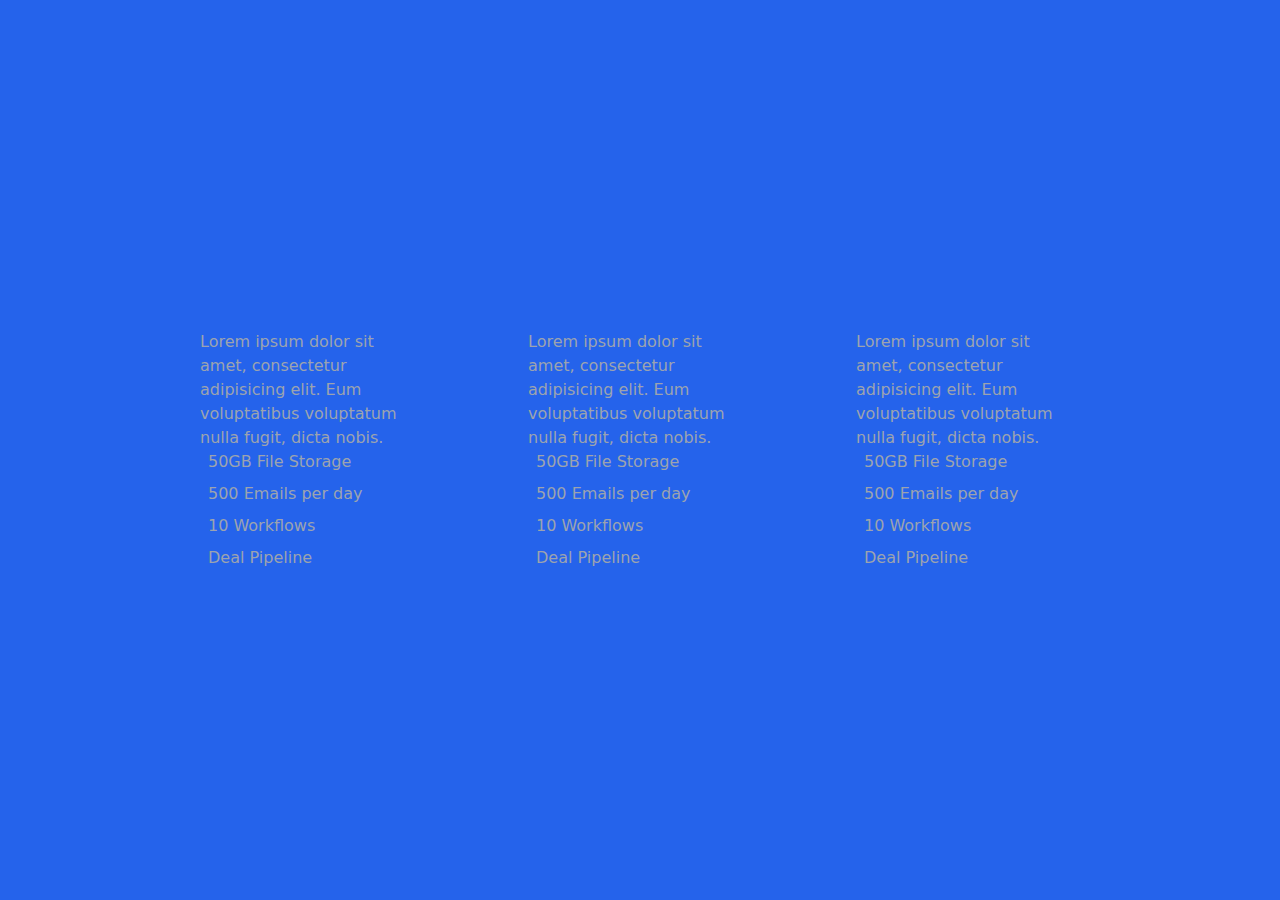
<file: src/index.html>
<!DOCTYPE html>
<html lang="en">
<head>
    <meta charset="UTF-8">
    <meta name="viewport" content="width=device-width, initial-scale=1.0">
    <title>Document</title>
    <link rel="stylesheet" 
    href="https://cdnjs.cloudflare.com/ajax/libs/font-awesome/6.4.2/css/all.min.css" integrity="sha512-z3gLpd7yknf1YoNbCzqRKc4qyor8gaKU1qmn+CShxbuBusANI9QpRohGBreCFkKxLhei6S9CQXFEbbKuqLg0DA=="
        crossorigin="anonymous" referrerpolicy="no-referrer" />
    <link rel="stylesheet" href="output.css">
    
</head>
<body>
   <div class="w-full flex flex-wrap gap-10 justify-center items-center min-h-screen bg-blue-600
   ">
   
   <div  class="w-72 h-96 my-4 text-gray-400 px-8 py-4 rounded-lg bg-cover bg-[url('https://img.freepik.com/premium-photo/future-is-now_360074-14007.jpg?w=360')]">
    <h3 class="text-lg text-blue-600 font-bold">Start-up</h3>
    <h3 class="text-lg text-blue-600 font-extrabold">Free Forever</h3>
   
    <p>Lorem ipsum dolor sit amet, consectetur adipisicing elit. Eum voluptatibus voluptatum nulla fugit, dicta nobis.</p>
   
    <ul class="space-y-2">
        <li><i class="fa-solid fa-check mr-2 text-blue-600"></i><span>50GB File Storage</span></li>
        <li><i class="fa-solid fa-check mr-2 text-blue-600"></i><span>500 Emails per day </span></li>
        <li><i class="fa-solid fa-check mr-2 text-blue-600"></i><span>10 Workflows</span></li>
        <li><i class="fa-solid fa-check mr-2 text-blue-600"></i><span>Deal Pipeline</span></li>
    </ul>
    <div class="text-center border border-blue-600 rounded-3xl py-2 px-4 text-blue-600 mt-5 hover:bg-blue-600 hover:text-white">Request a demo</div>
   </div>
 
   <div  class="w-72 h-96 my-4 text-gray-400 px-8 py-4 rounded-lg bg-cover bg-[url('https://img.freepik.com/premium-photo/future-is-now_360074-14007.jpg?w=360')]">
    <h3 class="text-lg text-blue-600 font-bold">Start-up</h3>
    <h3 class="text-lg text-blue-600 font-extrabold">Free Forever</h3>
   
    <p>Lorem ipsum dolor sit amet, consectetur adipisicing elit. Eum voluptatibus voluptatum nulla fugit, dicta nobis.</p>
   
    <ul class="space-y-2">
        <li><i class="fa-solid fa-check mr-2 text-blue-600"></i><span>50GB File Storage</span></li>
        <li><i class="fa-solid fa-check mr-2 text-blue-600"></i><span>500 Emails per day </span></li>
        <li><i class="fa-solid fa-check mr-2 text-blue-600"></i><span>10 Workflows</span></li>
        <li><i class="fa-solid fa-check mr-2 text-blue-600"></i><span>Deal Pipeline</span></li>
    </ul>
    <div class="text-center border border-blue-600 rounded-3xl py-2 px-4 text-blue-600 mt-5 hover:bg-blue-600 hover:text-white">Request a demo</div>
   </div>
 
   <div  class="w-72 h-96 my-4 text-gray-400 px-8 py-4 rounded-lg bg-cover bg-[url('https://img.freepik.com/premium-photo/future-is-now_360074-14007.jpg?w=360')]">
    <h3 class="text-lg text-blue-600 font-bold">Start-up</h3>
    <h3 class="text-lg text-blue-600 font-extrabold">Free Forever</h3>
   
    <p>Lorem ipsum dolor sit amet, consectetur adipisicing elit. Eum voluptatibus voluptatum nulla fugit, dicta nobis.</p>
   
    <ul class="space-y-2">
        <li><i class="fa-solid fa-check mr-2 text-blue-600"></i><span>50GB File Storage</span></li>
        <li><i class="fa-solid fa-check mr-2 text-blue-600"></i><span>500 Emails per day </span></li>
        <li><i class="fa-solid fa-check mr-2 text-blue-600"></i><span>10 Workflows</span></li>
        <li><i class="fa-solid fa-check mr-2 text-blue-600"></i><span>Deal Pipeline</span></li>
    </ul>
    <div class="text-center border border-blue-600 rounded-3xl py-2 px-4 text-blue-600 mt-5 hover:bg-blue-600 hover:text-white">Request a demo</div>
   </div>
   </div>
   
   
</body>
</html>
</file>
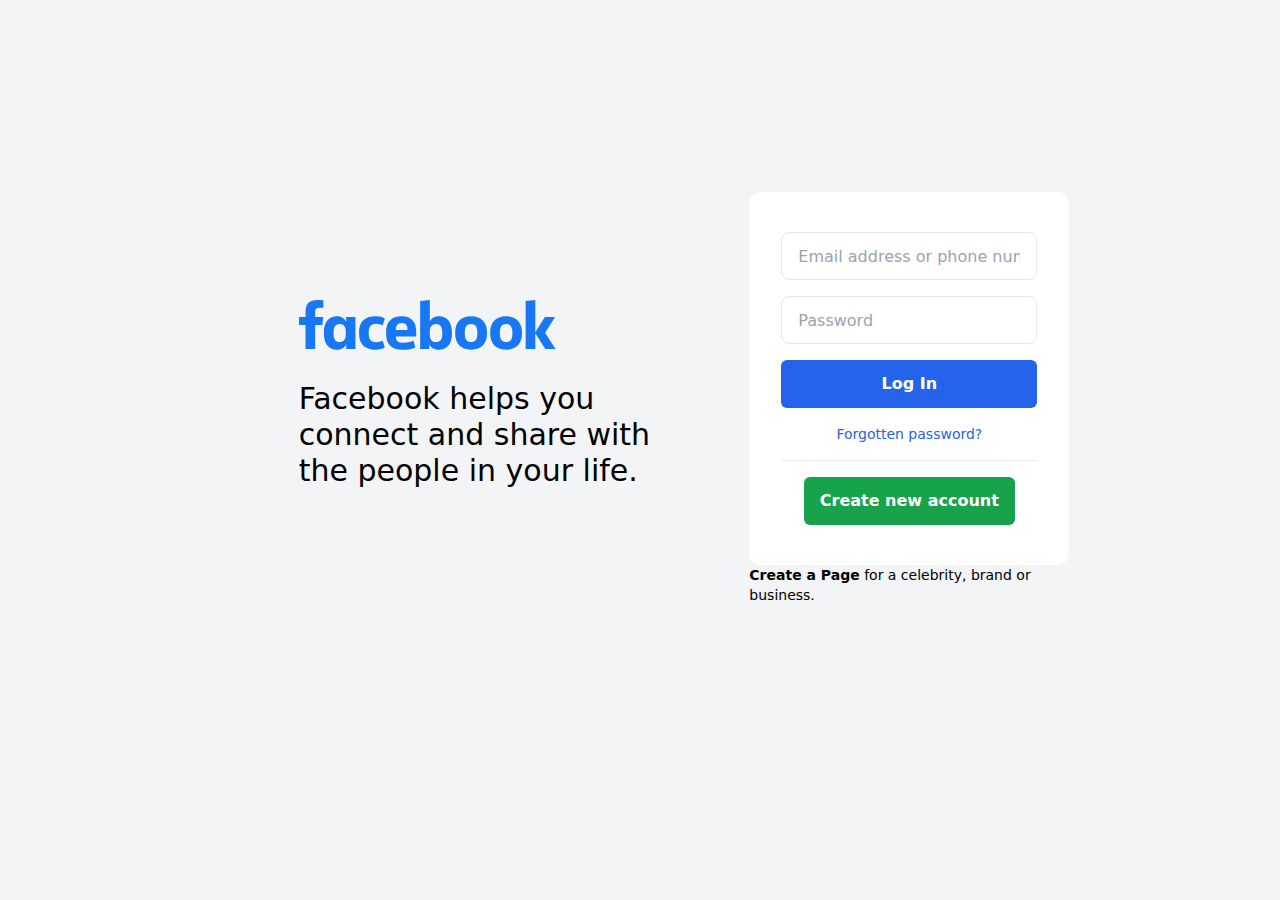
<file: src/facebook.html>
<!DOCTYPE html>
<html lang="en">
<head>
    <meta charset="UTF-8">
    <meta name="viewport" content="width=device-width, initial-scale=1.0">
    <title>Faceboo - log in or sign up</title>
    <link rel="stylesheet" href="output.css">
</head>
<body class="bg-gray-100">
    <div class="container mt-48 flex justify-center items-center  ">
        <div class="left w-1/3 mx-14 ">
        <img class="w-80" src="fb.svg" alt="">
        <p class="text-3xl mx-8">Facebook helps you connect and share with the people in your life.</p>
        </div>
        
        <div class="right flex flex-col justify-center items-center bg-white p-8 rounded-xl w-1/4 relative">
         
            <input class="px-4 h-12 my-2 w-full border border-1 border-gray-200 rounded-lg outline-blue-500" type="text" placeholder="Email address or phone number">
          
            <input  class="px-4 h-12 my-2 w-full border border-1 border-gray-200 rounded-lg outline-blue-500"  type="password" placeholder="Password">

            <button class="bg-blue-600 text-white py-3 rounded-md font-bold my-2 w-full cursor-pointer hover:bg-blue-700" >Log In</button>
            <span class="text-blue-600 text-center text-sm my-2 cursor-pointer hover:underline">Forgotten password?</span>
            <hr class="my-2 w-full">
            <button class="bg-green-600 text-white py-3 px-4 mx-auto rounded-md font-bold my-2 w-fit cursor-pointer">Create new account</button>

            <span class="absolute -bottom-10 text-sm"><span class="font-bold hover:cursor-pointer hover:underline">Create a Page</span> for a celebrity, brand or business.</span>

        </div>
    </div>
</body>
</html>
</file>
<file: src/output.css>
/*
! tailwindcss v3.3.3 | MIT License | https://tailwindcss.com
*/

/*
1. Prevent padding and border from affecting element width. (https://github.com/mozdevs/cssremedy/issues/4)
2. Allow adding a border to an element by just adding a border-width. (https://github.com/tailwindcss/tailwindcss/pull/116)
*/

*,
::before,
::after {
  box-sizing: border-box;
  /* 1 */
  border-width: 0;
  /* 2 */
  border-style: solid;
  /* 2 */
  border-color: #e5e7eb;
  /* 2 */
}

::before,
::after {
  --tw-content: '';
}

/*
1. Use a consistent sensible line-height in all browsers.
2. Prevent adjustments of font size after orientation changes in iOS.
3. Use a more readable tab size.
4. Use the user's configured `sans` font-family by default.
5. Use the user's configured `sans` font-feature-settings by default.
6. Use the user's configured `sans` font-variation-settings by default.
*/

html {
  line-height: 1.5;
  /* 1 */
  -webkit-text-size-adjust: 100%;
  /* 2 */
  -moz-tab-size: 4;
  /* 3 */
  -o-tab-size: 4;
     tab-size: 4;
  /* 3 */
  font-family: ui-sans-serif, system-ui, -apple-system, BlinkMacSystemFont, "Segoe UI", Roboto, "Helvetica Neue", Arial, "Noto Sans", sans-serif, "Apple Color Emoji", "Segoe UI Emoji", "Segoe UI Symbol", "Noto Color Emoji";
  /* 4 */
  font-feature-settings: normal;
  /* 5 */
  font-variation-settings: normal;
  /* 6 */
}

/*
1. Remove the margin in all browsers.
2. Inherit line-height from `html` so users can set them as a class directly on the `html` element.
*/

body {
  margin: 0;
  /* 1 */
  line-height: inherit;
  /* 2 */
}

/*
1. Add the correct height in Firefox.
2. Correct the inheritance of border color in Firefox. (https://bugzilla.mozilla.org/show_bug.cgi?id=190655)
3. Ensure horizontal rules are visible by default.
*/

hr {
  height: 0;
  /* 1 */
  color: inherit;
  /* 2 */
  border-top-width: 1px;
  /* 3 */
}

/*
Add the correct text decoration in Chrome, Edge, and Safari.
*/

abbr:where([title]) {
  -webkit-text-decoration: underline dotted;
          text-decoration: underline dotted;
}

/*
Remove the default font size and weight for headings.
*/

h1,
h2,
h3,
h4,
h5,
h6 {
  font-size: inherit;
  font-weight: inherit;
}

/*
Reset links to optimize for opt-in styling instead of opt-out.
*/

a {
  color: inherit;
  text-decoration: inherit;
}

/*
Add the correct font weight in Edge and Safari.
*/

b,
strong {
  font-weight: bolder;
}

/*
1. Use the user's configured `mono` font family by default.
2. Correct the odd `em` font sizing in all browsers.
*/

code,
kbd,
samp,
pre {
  font-family: ui-monospace, SFMono-Regular, Menlo, Monaco, Consolas, "Liberation Mono", "Courier New", monospace;
  /* 1 */
  font-size: 1em;
  /* 2 */
}

/*
Add the correct font size in all browsers.
*/

small {
  font-size: 80%;
}

/*
Prevent `sub` and `sup` elements from affecting the line height in all browsers.
*/

sub,
sup {
  font-size: 75%;
  line-height: 0;
  position: relative;
  vertical-align: baseline;
}

sub {
  bottom: -0.25em;
}

sup {
  top: -0.5em;
}

/*
1. Remove text indentation from table contents in Chrome and Safari. (https://bugs.chromium.org/p/chromium/issues/detail?id=999088, https://bugs.webkit.org/show_bug.cgi?id=201297)
2. Correct table border color inheritance in all Chrome and Safari. (https://bugs.chromium.org/p/chromium/issues/detail?id=935729, https://bugs.webkit.org/show_bug.cgi?id=195016)
3. Remove gaps between table borders by default.
*/

table {
  text-indent: 0;
  /* 1 */
  border-color: inherit;
  /* 2 */
  border-collapse: collapse;
  /* 3 */
}

/*
1. Change the font styles in all browsers.
2. Remove the margin in Firefox and Safari.
3. Remove default padding in all browsers.
*/

button,
input,
optgroup,
select,
textarea {
  font-family: inherit;
  /* 1 */
  font-feature-settings: inherit;
  /* 1 */
  font-variation-settings: inherit;
  /* 1 */
  font-size: 100%;
  /* 1 */
  font-weight: inherit;
  /* 1 */
  line-height: inherit;
  /* 1 */
  color: inherit;
  /* 1 */
  margin: 0;
  /* 2 */
  padding: 0;
  /* 3 */
}

/*
Remove the inheritance of text transform in Edge and Firefox.
*/

button,
select {
  text-transform: none;
}

/*
1. Correct the inability to style clickable types in iOS and Safari.
2. Remove default button styles.
*/

button,
[type='button'],
[type='reset'],
[type='submit'] {
  -webkit-appearance: button;
  /* 1 */
  background-color: transparent;
  /* 2 */
  background-image: none;
  /* 2 */
}

/*
Use the modern Firefox focus style for all focusable elements.
*/

:-moz-focusring {
  outline: auto;
}

/*
Remove the additional `:invalid` styles in Firefox. (https://github.com/mozilla/gecko-dev/blob/2f9eacd9d3d995c937b4251a5557d95d494c9be1/layout/style/res/forms.css#L728-L737)
*/

:-moz-ui-invalid {
  box-shadow: none;
}

/*
Add the correct vertical alignment in Chrome and Firefox.
*/

progress {
  vertical-align: baseline;
}

/*
Correct the cursor style of increment and decrement buttons in Safari.
*/

::-webkit-inner-spin-button,
::-webkit-outer-spin-button {
  height: auto;
}

/*
1. Correct the odd appearance in Chrome and Safari.
2. Correct the outline style in Safari.
*/

[type='search'] {
  -webkit-appearance: textfield;
  /* 1 */
  outline-offset: -2px;
  /* 2 */
}

/*
Remove the inner padding in Chrome and Safari on macOS.
*/

::-webkit-search-decoration {
  -webkit-appearance: none;
}

/*
1. Correct the inability to style clickable types in iOS and Safari.
2. Change font properties to `inherit` in Safari.
*/

::-webkit-file-upload-button {
  -webkit-appearance: button;
  /* 1 */
  font: inherit;
  /* 2 */
}

/*
Add the correct display in Chrome and Safari.
*/

summary {
  display: list-item;
}

/*
Removes the default spacing and border for appropriate elements.
*/

blockquote,
dl,
dd,
h1,
h2,
h3,
h4,
h5,
h6,
hr,
figure,
p,
pre {
  margin: 0;
}

fieldset {
  margin: 0;
  padding: 0;
}

legend {
  padding: 0;
}

ol,
ul,
menu {
  list-style: none;
  margin: 0;
  padding: 0;
}

/*
Reset default styling for dialogs.
*/

dialog {
  padding: 0;
}

/*
Prevent resizing textareas horizontally by default.
*/

textarea {
  resize: vertical;
}

/*
1. Reset the default placeholder opacity in Firefox. (https://github.com/tailwindlabs/tailwindcss/issues/3300)
2. Set the default placeholder color to the user's configured gray 400 color.
*/

input::-moz-placeholder, textarea::-moz-placeholder {
  opacity: 1;
  /* 1 */
  color: #9ca3af;
  /* 2 */
}

input::placeholder,
textarea::placeholder {
  opacity: 1;
  /* 1 */
  color: #9ca3af;
  /* 2 */
}

/*
Set the default cursor for buttons.
*/

button,
[role="button"] {
  cursor: pointer;
}

/*
Make sure disabled buttons don't get the pointer cursor.
*/

:disabled {
  cursor: default;
}

/*
1. Make replaced elements `display: block` by default. (https://github.com/mozdevs/cssremedy/issues/14)
2. Add `vertical-align: middle` to align replaced elements more sensibly by default. (https://github.com/jensimmons/cssremedy/issues/14#issuecomment-634934210)
   This can trigger a poorly considered lint error in some tools but is included by design.
*/

img,
svg,
video,
canvas,
audio,
iframe,
embed,
object {
  display: block;
  /* 1 */
  vertical-align: middle;
  /* 2 */
}

/*
Constrain images and videos to the parent width and preserve their intrinsic aspect ratio. (https://github.com/mozdevs/cssremedy/issues/14)
*/

img,
video {
  max-width: 100%;
  height: auto;
}

/* Make elements with the HTML hidden attribute stay hidden by default */

[hidden] {
  display: none;
}

*, ::before, ::after {
  --tw-border-spacing-x: 0;
  --tw-border-spacing-y: 0;
  --tw-translate-x: 0;
  --tw-translate-y: 0;
  --tw-rotate: 0;
  --tw-skew-x: 0;
  --tw-skew-y: 0;
  --tw-scale-x: 1;
  --tw-scale-y: 1;
  --tw-pan-x:  ;
  --tw-pan-y:  ;
  --tw-pinch-zoom:  ;
  --tw-scroll-snap-strictness: proximity;
  --tw-gradient-from-position:  ;
  --tw-gradient-via-position:  ;
  --tw-gradient-to-position:  ;
  --tw-ordinal:  ;
  --tw-slashed-zero:  ;
  --tw-numeric-figure:  ;
  --tw-numeric-spacing:  ;
  --tw-numeric-fraction:  ;
  --tw-ring-inset:  ;
  --tw-ring-offset-width: 0px;
  --tw-ring-offset-color: #fff;
  --tw-ring-color: rgb(59 130 246 / 0.5);
  --tw-ring-offset-shadow: 0 0 #0000;
  --tw-ring-shadow: 0 0 #0000;
  --tw-shadow: 0 0 #0000;
  --tw-shadow-colored: 0 0 #0000;
  --tw-blur:  ;
  --tw-brightness:  ;
  --tw-contrast:  ;
  --tw-grayscale:  ;
  --tw-hue-rotate:  ;
  --tw-invert:  ;
  --tw-saturate:  ;
  --tw-sepia:  ;
  --tw-drop-shadow:  ;
  --tw-backdrop-blur:  ;
  --tw-backdrop-brightness:  ;
  --tw-backdrop-contrast:  ;
  --tw-backdrop-grayscale:  ;
  --tw-backdrop-hue-rotate:  ;
  --tw-backdrop-invert:  ;
  --tw-backdrop-opacity:  ;
  --tw-backdrop-saturate:  ;
  --tw-backdrop-sepia:  ;
}

::backdrop {
  --tw-border-spacing-x: 0;
  --tw-border-spacing-y: 0;
  --tw-translate-x: 0;
  --tw-translate-y: 0;
  --tw-rotate: 0;
  --tw-skew-x: 0;
  --tw-skew-y: 0;
  --tw-scale-x: 1;
  --tw-scale-y: 1;
  --tw-pan-x:  ;
  --tw-pan-y:  ;
  --tw-pinch-zoom:  ;
  --tw-scroll-snap-strictness: proximity;
  --tw-gradient-from-position:  ;
  --tw-gradient-via-position:  ;
  --tw-gradient-to-position:  ;
  --tw-ordinal:  ;
  --tw-slashed-zero:  ;
  --tw-numeric-figure:  ;
  --tw-numeric-spacing:  ;
  --tw-numeric-fraction:  ;
  --tw-ring-inset:  ;
  --tw-ring-offset-width: 0px;
  --tw-ring-offset-color: #fff;
  --tw-ring-color: rgb(59 130 246 / 0.5);
  --tw-ring-offset-shadow: 0 0 #0000;
  --tw-ring-shadow: 0 0 #0000;
  --tw-shadow: 0 0 #0000;
  --tw-shadow-colored: 0 0 #0000;
  --tw-blur:  ;
  --tw-brightness:  ;
  --tw-contrast:  ;
  --tw-grayscale:  ;
  --tw-hue-rotate:  ;
  --tw-invert:  ;
  --tw-saturate:  ;
  --tw-sepia:  ;
  --tw-drop-shadow:  ;
  --tw-backdrop-blur:  ;
  --tw-backdrop-brightness:  ;
  --tw-backdrop-contrast:  ;
  --tw-backdrop-grayscale:  ;
  --tw-backdrop-hue-rotate:  ;
  --tw-backdrop-invert:  ;
  --tw-backdrop-opacity:  ;
  --tw-backdrop-saturate:  ;
  --tw-backdrop-sepia:  ;
}

.container {
  width: 100%;
}

@media (min-width: 640px) {
  .container {
    max-width: 640px;
  }
}

@media (min-width: 768px) {
  .container {
    max-width: 768px;
  }
}

@media (min-width: 1024px) {
  .container {
    max-width: 1024px;
  }
}

@media (min-width: 1280px) {
  .container {
    max-width: 1280px;
  }
}

@media (min-width: 1536px) {
  .container {
    max-width: 1536px;
  }
}

.absolute {
  position: absolute;
}

.relative {
  position: relative;
}

.bottom-10 {
  bottom: 2.5rem;
}

.-bottom-10 {
  bottom: -2.5rem;
}

.mx-auto {
  margin-left: auto;
  margin-right: auto;
}

.my-4 {
  margin-top: 1rem;
  margin-bottom: 1rem;
}

.mx-6 {
  margin-left: 1.5rem;
  margin-right: 1.5rem;
}

.mx-14 {
  margin-left: 3.5rem;
  margin-right: 3.5rem;
}

.my-2 {
  margin-top: 0.5rem;
  margin-bottom: 0.5rem;
}

.mx-8 {
  margin-left: 2rem;
  margin-right: 2rem;
}

.mr-2 {
  margin-right: 0.5rem;
}

.mt-4 {
  margin-top: 1rem;
}

.mt-5 {
  margin-top: 1.25rem;
}

.mt-8 {
  margin-top: 2rem;
}

.mt-48 {
  margin-top: 12rem;
}

.mt-10 {
  margin-top: 2.5rem;
}

.mt-36 {
  margin-top: 9rem;
}

.flex {
  display: flex;
}

.hidden {
  display: none;
}

.h-96 {
  height: 24rem;
}

.h-screen {
  height: 100vh;
}

.h-12 {
  height: 3rem;
}

.min-h-screen {
  min-height: 100vh;
}

.w-1\/2 {
  width: 50%;
}

.w-72 {
  width: 18rem;
}

.w-\[80\] {
  width: 80;
}

.w-full {
  width: 100%;
}

.w-60 {
  width: 15rem;
}

.w-1\/4 {
  width: 25%;
}

.w-1\/3 {
  width: 33.333333%;
}

.w-fit {
  width: -moz-fit-content;
  width: fit-content;
}

.w-80 {
  width: 20rem;
}

.cursor-pointer {
  cursor: pointer;
}

.flex-col {
  flex-direction: column;
}

.flex-wrap {
  flex-wrap: wrap;
}

.items-center {
  align-items: center;
}

.justify-center {
  justify-content: center;
}

.gap-10 {
  gap: 2.5rem;
}

.gap-8 {
  gap: 2rem;
}

.space-y-2 > :not([hidden]) ~ :not([hidden]) {
  --tw-space-y-reverse: 0;
  margin-top: calc(0.5rem * calc(1 - var(--tw-space-y-reverse)));
  margin-bottom: calc(0.5rem * var(--tw-space-y-reverse));
}

.space-y-4 > :not([hidden]) ~ :not([hidden]) {
  --tw-space-y-reverse: 0;
  margin-top: calc(1rem * calc(1 - var(--tw-space-y-reverse)));
  margin-bottom: calc(1rem * var(--tw-space-y-reverse));
}

.rounded {
  border-radius: 0.25rem;
}

.rounded-3xl {
  border-radius: 1.5rem;
}

.rounded-lg {
  border-radius: 0.5rem;
}

.rounded-xl {
  border-radius: 0.75rem;
}

.rounded-md {
  border-radius: 0.375rem;
}

.border {
  border-width: 1px;
}

.border-blue-600 {
  --tw-border-opacity: 1;
  border-color: rgb(37 99 235 / var(--tw-border-opacity));
}

.border-gray-200 {
  --tw-border-opacity: 1;
  border-color: rgb(229 231 235 / var(--tw-border-opacity));
}

.bg-blue-600 {
  --tw-bg-opacity: 1;
  background-color: rgb(37 99 235 / var(--tw-bg-opacity));
}

.bg-green-600 {
  --tw-bg-opacity: 1;
  background-color: rgb(22 163 74 / var(--tw-bg-opacity));
}

.bg-green-500 {
  --tw-bg-opacity: 1;
  background-color: rgb(34 197 94 / var(--tw-bg-opacity));
}

.bg-gray-100 {
  --tw-bg-opacity: 1;
  background-color: rgb(243 244 246 / var(--tw-bg-opacity));
}

.bg-white {
  --tw-bg-opacity: 1;
  background-color: rgb(255 255 255 / var(--tw-bg-opacity));
}

.bg-lime-600 {
  --tw-bg-opacity: 1;
  background-color: rgb(101 163 13 / var(--tw-bg-opacity));
}

.bg-lime-500 {
  --tw-bg-opacity: 1;
  background-color: rgb(132 204 22 / var(--tw-bg-opacity));
}

.bg-\[url\(\'https\:\/\/img\.freepik\.com\/premium-photo\/future-is-now_360074-14007\.jpg\?w\=360\'\)\] {
  background-image: url('https://img.freepik.com/premium-photo/future-is-now_360074-14007.jpg?w=360');
}

.bg-cover {
  background-size: cover;
}

.p-2 {
  padding: 0.5rem;
}

.p-8 {
  padding: 2rem;
}

.px-4 {
  padding-left: 1rem;
  padding-right: 1rem;
}

.px-8 {
  padding-left: 2rem;
  padding-right: 2rem;
}

.py-2 {
  padding-top: 0.5rem;
  padding-bottom: 0.5rem;
}

.py-4 {
  padding-top: 1rem;
  padding-bottom: 1rem;
}

.py-3 {
  padding-top: 0.75rem;
  padding-bottom: 0.75rem;
}

.text-center {
  text-align: center;
}

.font-mono {
  font-family: ui-monospace, SFMono-Regular, Menlo, Monaco, Consolas, "Liberation Mono", "Courier New", monospace;
}

.text-2xl {
  font-size: 1.5rem;
  line-height: 2rem;
}

.text-3xl {
  font-size: 1.875rem;
  line-height: 2.25rem;
}

.text-lg {
  font-size: 1.125rem;
  line-height: 1.75rem;
}

.text-sm {
  font-size: 0.875rem;
  line-height: 1.25rem;
}

.text-xl {
  font-size: 1.25rem;
  line-height: 1.75rem;
}

.font-bold {
  font-weight: 700;
}

.font-extrabold {
  font-weight: 800;
}

.text-blue-600 {
  --tw-text-opacity: 1;
  color: rgb(37 99 235 / var(--tw-text-opacity));
}

.text-gray-400 {
  --tw-text-opacity: 1;
  color: rgb(156 163 175 / var(--tw-text-opacity));
}

.text-green-600 {
  --tw-text-opacity: 1;
  color: rgb(22 163 74 / var(--tw-text-opacity));
}

.text-white {
  --tw-text-opacity: 1;
  color: rgb(255 255 255 / var(--tw-text-opacity));
}

.outline-blue-600 {
  outline-color: #2563eb;
}

.outline-blue-500 {
  outline-color: #3b82f6;
}

.hover\:cursor-pointer:hover {
  cursor: pointer;
}

.hover\:bg-blue-600:hover {
  --tw-bg-opacity: 1;
  background-color: rgb(37 99 235 / var(--tw-bg-opacity));
}

.hover\:bg-green-500:hover {
  --tw-bg-opacity: 1;
  background-color: rgb(34 197 94 / var(--tw-bg-opacity));
}

.hover\:bg-blue-700:hover {
  --tw-bg-opacity: 1;
  background-color: rgb(29 78 216 / var(--tw-bg-opacity));
}

.hover\:text-blue-300:hover {
  --tw-text-opacity: 1;
  color: rgb(147 197 253 / var(--tw-text-opacity));
}

.hover\:text-white:hover {
  --tw-text-opacity: 1;
  color: rgb(255 255 255 / var(--tw-text-opacity));
}

.hover\:underline:hover {
  text-decoration-line: underline;
}

@media (min-width: 1024px) {
  .lg\:block {
    display: block;
  }

  .lg\:w-1\/2 {
    width: 50%;
  }

  .lg\:w-96 {
    width: 24rem;
  }

  .lg\:text-left {
    text-align: left;
  }
}
</file>
